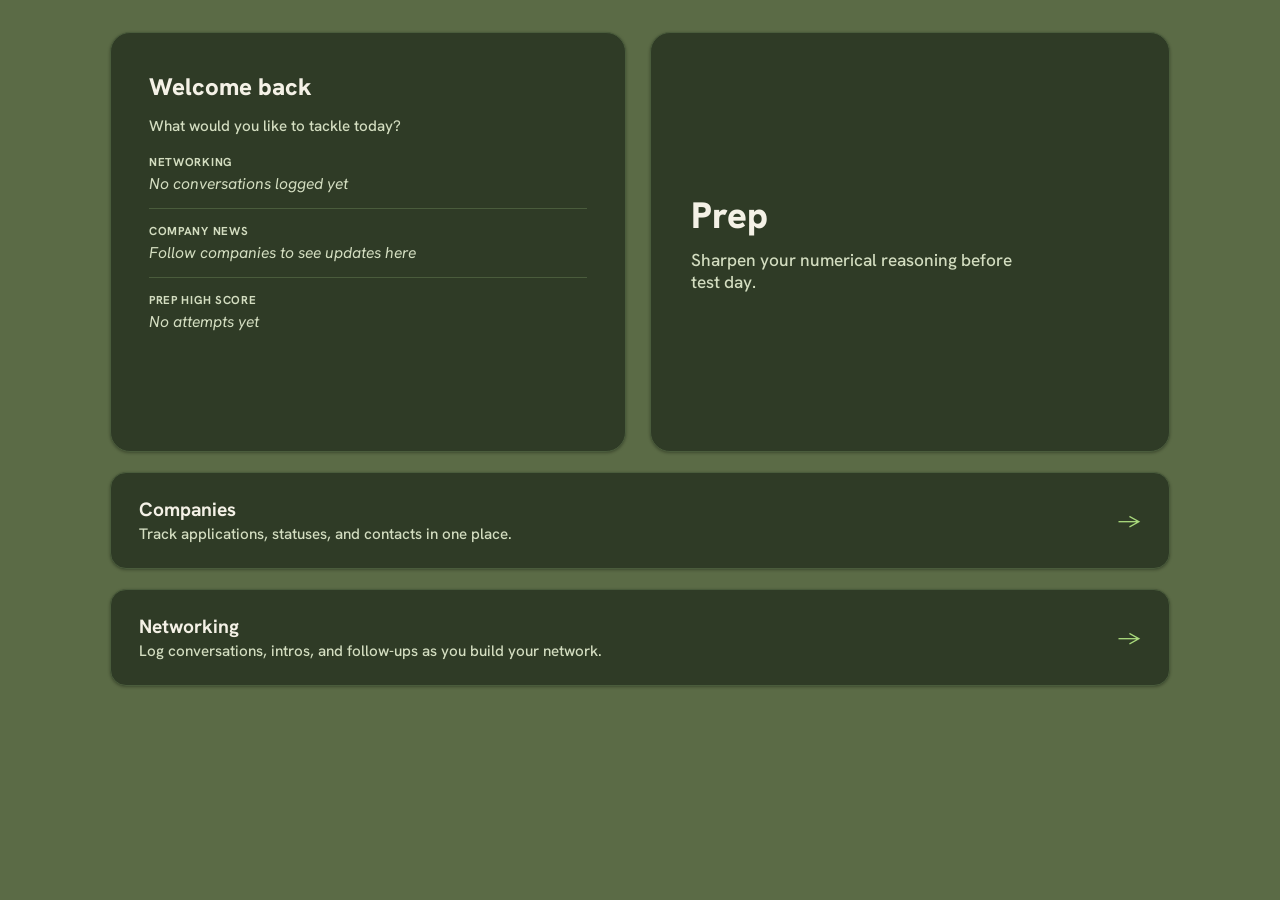
<file: index.html>
<!doctype html>
<html lang="en">
<head>
  <meta charset="UTF-8" />
  <meta name="viewport" content="width=device-width, initial-scale=1.0" />
  <title>Job Search Hub</title>
  <link rel="preconnect" href="https://fonts.googleapis.com" />
  <link rel="stylesheet" href="https://fonts.googleapis.com/css2?family=Hanken+Grotesk:wght@400;500;600;700;800&display=swap" />
  <link rel="stylesheet" href="menu.css" />
</head>
<body>
  <div class="menu-app">
    <div class="hub-wrap" id="hub-wrap">
      <div class="hub-top">
        <aside class="recent-data box-recent rise" data-box="recent" style="--rise-x: -32px; --rise-y: 18px; animation-delay: 0.05s;">
          <h2>Welcome back</h2>
          <p class="recent-intro">What would you like to tackle today?</p>
          <div class="recent-rows">
            <div class="recent-row">
              <span class="recent-label">Networking</span>
              <p class="recent-value recent-empty" id="recent-networking">No conversations logged yet</p>
            </div>
            <div class="recent-row">
              <span class="recent-label">Company news</span>
              <p class="recent-value recent-empty" id="recent-companies">Follow companies to see updates here</p>
            </div>
            <div class="recent-row">
              <span class="recent-label">Prep high score</span>
              <p class="recent-value recent-empty" id="recent-prep-score">No attempts yet</p>
            </div>
          </div>
        </aside>

        <a class="prep-hero box-prep rise" data-box="prep" href="prep.html" style="--rise-x: 32px; --rise-y: 18px; animation-delay: 0.12s;">
          <span class="prep-hero-title">Prep</span>
          <span class="prep-hero-hint">Sharpen your numerical reasoning before test day.</span>
        </a>
      </div>

      <a class="menu-row box-companies rise" data-box="companies" href="companies.html" style="--rise-y: 26px; animation-delay: 0.2s;">
        <span class="menu-row-text">
          <span class="menu-row-title">Companies</span>
          <span class="menu-row-desc">Track applications, statuses, and contacts in one place.</span>
        </span>
        <span class="menu-row-arrow" aria-hidden="true">&rarr;</span>
      </a>

      <a class="menu-row box-networking rise" data-box="networking" href="networking.html" style="--rise-y: 26px; animation-delay: 0.26s;">
        <span class="menu-row-text">
          <span class="menu-row-title">Networking</span>
          <span class="menu-row-desc">Log conversations, intros, and follow-ups as you build your network.</span>
        </span>
        <span class="menu-row-arrow" aria-hidden="true">&rarr;</span>
      </a>
    </div>
  </div>

  <script>
    "use strict";

    // Real "recent data" pulled from what the other pages already save
    // locally — not placeholder numbers.
    (function renderRecentData() {
      try {
        const raw = localStorage.getItem("numericalReasoningTrainerHistory");
        const history = raw ? JSON.parse(raw) : [];
        const scoreEl = document.getElementById("recent-prep-score");
        if (Array.isArray(history) && history.length > 0) {
          const best = history.reduce((max, h) => Math.max(max, h.score || 0), 0);
          scoreEl.textContent = `${best} / 10`;
          scoreEl.classList.remove("recent-empty");
          scoreEl.classList.add("mono");
        }
      } catch (e) {
        // localStorage unavailable — leave the empty-state copy in place.
      }

      try {
        const raw = localStorage.getItem("jobSearchFollowedCompanies");
        const companies = raw ? JSON.parse(raw) : [];
        const companiesEl = document.getElementById("recent-companies");
        if (Array.isArray(companies) && companies.length > 0) {
          const noun = companies.length === 1 ? "company" : "companies";
          companiesEl.textContent = `Following ${companies.length} ${noun}`;
          companiesEl.classList.remove("recent-empty");
        }
      } catch (e) {
        // localStorage unavailable — leave the empty-state copy in place.
      }
    })();

    // Hover accordion — the box under the cursor (or keyboard focus) grows
    // slightly; the other home-screen boxes shrink to match.
    (function wireHoverAccordion() {
      const hubWrap = document.getElementById("hub-wrap");
      if (!hubWrap) return;

      hubWrap.querySelectorAll("[data-box]").forEach((box) => {
        const activate = () => { hubWrap.dataset.hover = box.dataset.box; };
        const deactivate = () => { delete hubWrap.dataset.hover; };
        box.addEventListener("mouseenter", activate);
        box.addEventListener("mouseleave", deactivate);
        box.addEventListener("focus", activate);
        box.addEventListener("blur", deactivate);
      });
    })();

    // A finished "rise" entrance animation keeps its fill-forward transform
    // in the animation cascade layer, which would otherwise permanently
    // block the hover-accordion's transform: scale() on the same element.
    // Drop the class once the one-shot entrance animation ends.
    document.querySelectorAll(".rise").forEach((el) => {
      el.addEventListener("animationend", () => el.classList.remove("rise"), { once: true });
    });
  </script>
</body>
</html>
</file>
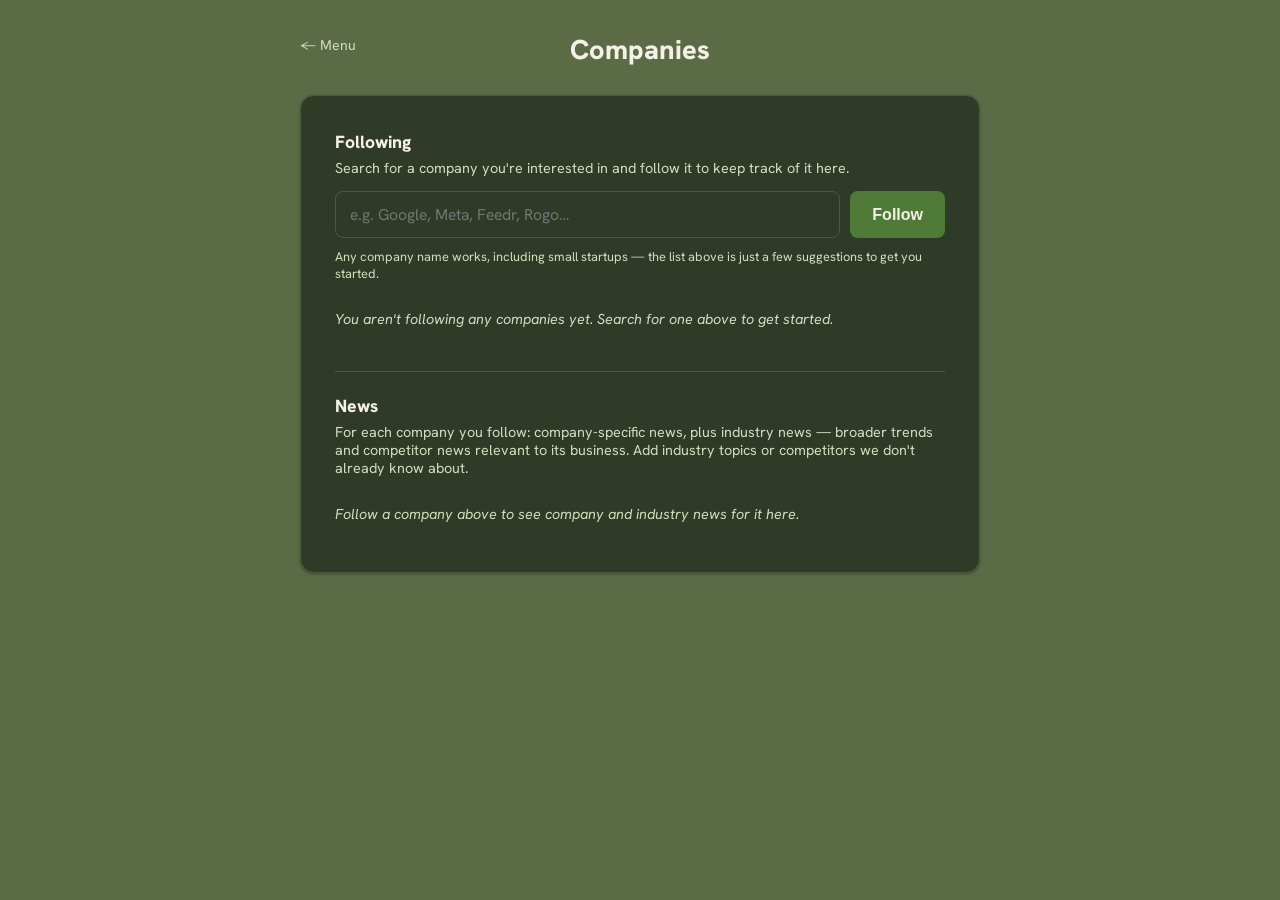
<file: companies.html>
<!doctype html>
<html lang="en">
<head>
  <meta charset="UTF-8" />
  <meta name="viewport" content="width=device-width, initial-scale=1.0" />
  <title>Companies</title>
  <link rel="preconnect" href="https://fonts.googleapis.com" />
  <link rel="stylesheet" href="https://fonts.googleapis.com/css2?family=Hanken+Grotesk:wght@400;500;600;700;800&display=swap" />
  <link rel="stylesheet" href="style.css" />
</head>
<body>
  <div class="app">
    <header class="app-header">
      <a class="back-link" href="index.html">&larr; Menu</a>
      <h1>Companies</h1>
    </header>
    <main>
      <section class="screen active">
        <div class="card">
          <!-- FOLLOWING SUBSECTION -->
          <section class="companies-subsection" aria-labelledby="following-heading">
            <h2 id="following-heading">Following</h2>
            <p class="subsection-desc">Search for a company you're interested in and follow it to keep track of it here.</p>
            <form id="follow-form" class="follow-form">
              <input
                id="company-search-input"
                class="company-search-input"
                type="text"
                list="company-suggestions"
                placeholder="e.g. Google, Meta, Feedr, Rogo&hellip;"
                autocomplete="off"
                aria-label="Search for a company to follow, big or small"
              />
              <datalist id="company-suggestions"></datalist>
              <button type="submit" class="btn primary">Follow</button>
            </form>
            <p class="subsection-hint">Any company name works, including small startups &mdash; the list above is just a few suggestions to get you started.</p>
            <div id="followed-companies-list" class="followed-companies-list"></div>
          </section>

          <!-- NEWS SUBSECTION -->
          <section class="companies-subsection" aria-labelledby="news-heading">
            <h2 id="news-heading">News</h2>
            <p class="subsection-desc">For each company you follow: company-specific news, plus industry news &mdash; broader trends and competitor news relevant to its business. Add industry topics or competitors we don't already know about.</p>
            <div id="companies-news-list" class="companies-news-list"></div>
          </section>
        </div>
      </section>
    </main>
  </div>

  <script src="companies.js"></script>
</body>
</html>
</file>
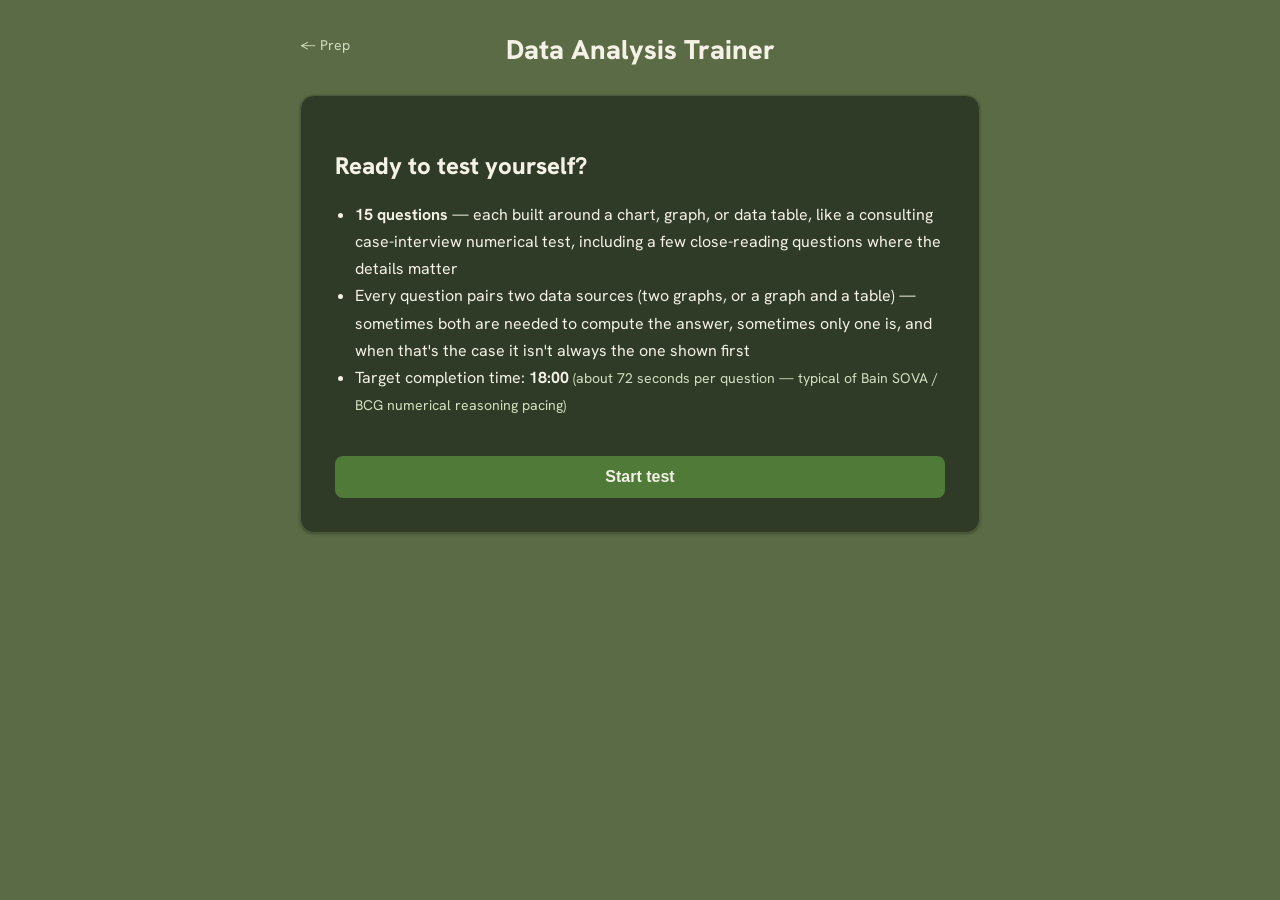
<file: data-analysis.html>
<!doctype html>
<html lang="en">
<head>
  <meta charset="UTF-8" />
  <meta name="viewport" content="width=device-width, initial-scale=1.0" />
  <title>Data Analysis Trainer</title>
  <link rel="preconnect" href="https://fonts.googleapis.com" />
  <link rel="stylesheet" href="https://fonts.googleapis.com/css2?family=Hanken+Grotesk:wght@400;500;600;700;800&display=swap" />
  <link rel="stylesheet" href="style.css" />
</head>
<body>
  <div class="app">
    <header class="app-header">
      <a class="back-link" href="prep.html">&larr; Prep</a>
      <h1>Data Analysis Trainer</h1>
    </header>

    <main>
      <!-- START SCREEN -->
      <section id="start-screen" class="screen active">
        <div class="card">
          <h2>Ready to test yourself?</h2>
          <ul class="info-list">
            <li><strong>15 questions</strong> &mdash; each built around a chart, graph, or data table, like a consulting case-interview numerical test, including a few close-reading questions where the details matter</li>
            <li>Every question pairs two data sources (two graphs, or a graph and a table) &mdash; sometimes both are needed to compute the answer, sometimes only one is, and when that's the case it isn't always the one shown first</li>
            <li>Target completion time: <strong id="target-time-display">18:00</strong> <span class="hint">(about 72 seconds per question &mdash; typical of Bain SOVA / BCG numerical reasoning pacing)</span></li>
          </ul>
          <button id="start-btn" class="btn primary">Start test</button>
        </div>
      </section>

      <!-- QUIZ SCREEN -->
      <section id="quiz-screen" class="screen">
        <div class="quiz-topbar">
          <div class="progress-wrap">
            <span id="question-counter">Question 1 of 15</span>
            <div class="progress-bar"><div id="progress-fill" class="progress-fill"></div></div>
          </div>
          <div id="timer" class="timer">18:00</div>
        </div>

        <div class="card">
          <div id="question-chart" class="chart-wrap"></div>
          <p id="question-prompt" class="prompt"></p>
          <div id="options" class="options"></div>
        </div>

        <div class="quiz-controls">
          <button id="next-btn" class="btn primary" disabled>Next question</button>
        </div>
      </section>

      <!-- RESULTS SCREEN -->
      <section id="results-screen" class="screen">
        <div class="card">
          <h2 id="results-headline">Results</h2>
          <div class="results-summary">
            <div class="stat">
              <span id="score-value" class="stat-value">0/15</span>
              <span class="stat-label">Correct</span>
            </div>
            <div class="stat">
              <span id="time-value" class="stat-value">0:00</span>
              <span class="stat-label">Time taken</span>
            </div>
            <div class="stat">
              <span id="target-value" class="stat-value">18:00</span>
              <span class="stat-label">Target time</span>
            </div>
          </div>
          <p id="pace-message" class="pace-message"></p>

          <h3>Your progress</h3>
          <p class="progress-caption">Score out of 15 across every attempt on this device.</p>
          <div id="progress-chart" class="progress-chart-wrap"></div>
          <details class="progress-table-details">
            <summary>Show as table</summary>
            <div id="progress-table-wrap"></div>
          </details>
          <button id="clear-history-btn" class="link-btn" type="button">Clear saved progress</button>

          <h3>Review</h3>
          <div id="review-list" class="review-list"></div>

          <button id="restart-btn" class="btn primary">Try 15 new questions</button>
        </div>
      </section>
    </main>
  </div>

  <script src="stats.js"></script>
  <script src="data-analysis.js"></script>
</body>
</html>
</file>
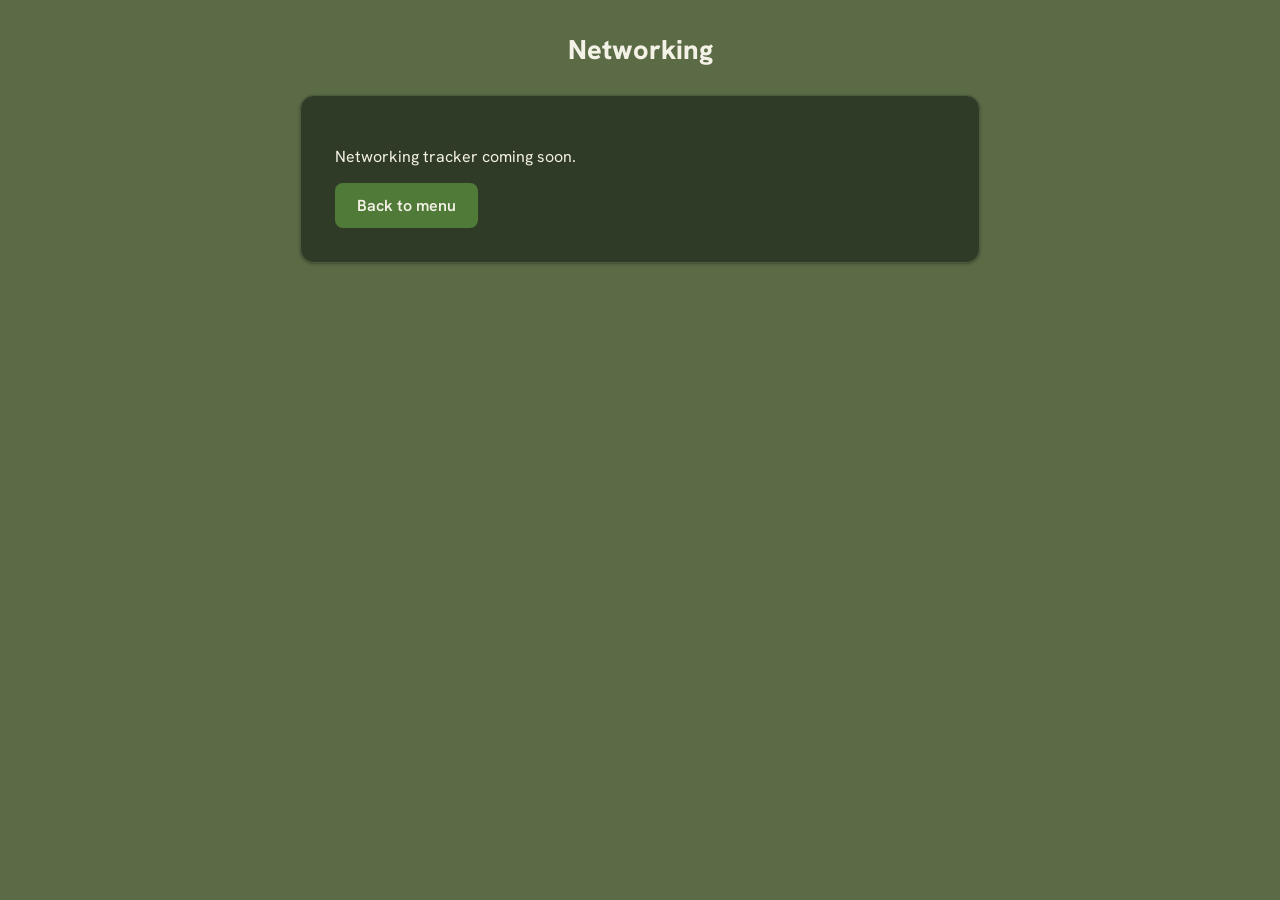
<file: networking.html>
<!doctype html>
<html lang="en">
<head>
  <meta charset="UTF-8" />
  <meta name="viewport" content="width=device-width, initial-scale=1.0" />
  <title>Networking</title>
  <link rel="preconnect" href="https://fonts.googleapis.com" />
  <link rel="stylesheet" href="https://fonts.googleapis.com/css2?family=Hanken+Grotesk:wght@400;500;600;700;800&display=swap" />
  <link rel="stylesheet" href="style.css" />
</head>
<body>
  <div class="app">
    <header class="app-header">
      <h1>Networking</h1>
    </header>
    <main>
      <section class="screen active">
        <div class="card">
          <p>Networking tracker coming soon.</p>
          <a class="btn primary" href="index.html" style="text-decoration:none; display:inline-block; text-align:center;">Back to menu</a>
        </div>
      </section>
    </main>
  </div>
</body>
</html>
</file>
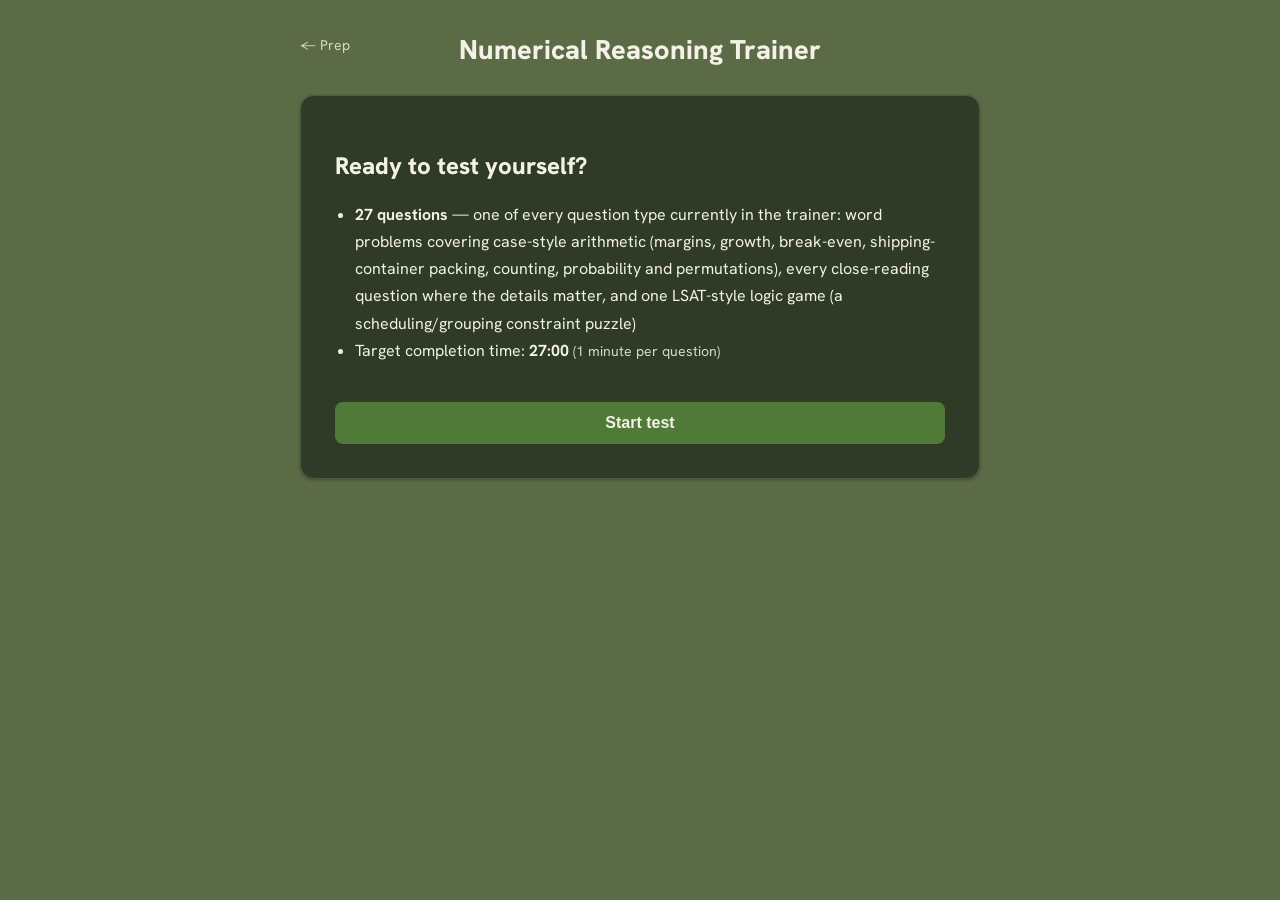
<file: numerical-reasoning.html>
<!doctype html>
<html lang="en">
<head>
  <meta charset="UTF-8" />
  <meta name="viewport" content="width=device-width, initial-scale=1.0" />
  <title>Numerical Reasoning Trainer</title>
  <link rel="preconnect" href="https://fonts.googleapis.com" />
  <link rel="stylesheet" href="https://fonts.googleapis.com/css2?family=Hanken+Grotesk:wght@400;500;600;700;800&display=swap" />
  <link rel="stylesheet" href="style.css" />
</head>
<body>
  <div class="app">
    <header class="app-header">
      <a class="back-link" href="prep.html">&larr; Prep</a>
      <h1>Numerical Reasoning Trainer</h1>
    </header>

    <main>
      <!-- START SCREEN -->
      <section id="start-screen" class="screen active">
        <div class="card">
          <h2>Ready to test yourself?</h2>
          <ul class="info-list">
            <li><strong>27 questions</strong> &mdash; one of every question type currently in the trainer: word problems covering case-style arithmetic (margins, growth, break-even, shipping-container packing, counting, probability and permutations), every close-reading question where the details matter, and one LSAT-style logic game (a scheduling/grouping constraint puzzle)</li>
            <li>Target completion time: <strong id="target-time-display">27:00</strong> <span class="hint">(1 minute per question)</span></li>
          </ul>
          <button id="start-btn" class="btn primary">Start test</button>
        </div>
      </section>

      <!-- QUIZ SCREEN -->
      <section id="quiz-screen" class="screen">
        <div class="quiz-topbar">
          <div class="progress-wrap">
            <span id="question-counter">Question 1 of 27</span>
            <div class="progress-bar"><div id="progress-fill" class="progress-fill"></div></div>
          </div>
          <div id="timer" class="timer">27:00</div>
        </div>

        <div class="card">
          <p id="question-prompt" class="prompt"></p>
          <div id="options" class="options"></div>
        </div>

        <div class="quiz-controls">
          <button id="next-btn" class="btn primary" disabled>Next question</button>
        </div>
      </section>

      <!-- RESULTS SCREEN -->
      <section id="results-screen" class="screen">
        <div class="card">
          <h2 id="results-headline">Results</h2>
          <div class="results-summary">
            <div class="stat">
              <span id="score-value" class="stat-value">0/27</span>
              <span class="stat-label">Correct</span>
            </div>
            <div class="stat">
              <span id="time-value" class="stat-value">0:00</span>
              <span class="stat-label">Time taken</span>
            </div>
            <div class="stat">
              <span id="target-value" class="stat-value">27:00</span>
              <span class="stat-label">Target time</span>
            </div>
          </div>
          <p id="pace-message" class="pace-message"></p>

          <h3>Your progress</h3>
          <p class="progress-caption">Score out of 27 across every attempt on this device.</p>
          <div id="progress-chart" class="progress-chart-wrap"></div>
          <details class="progress-table-details">
            <summary>Show as table</summary>
            <div id="progress-table-wrap"></div>
          </details>
          <button id="clear-history-btn" class="link-btn" type="button">Clear saved progress</button>

          <h3>Review</h3>
          <div id="review-list" class="review-list"></div>

          <button id="restart-btn" class="btn primary">Try 27 new questions</button>
        </div>
      </section>
    </main>
  </div>

  <script src="stats.js"></script>
  <script src="script.js"></script>
</body>
</html>
</file>
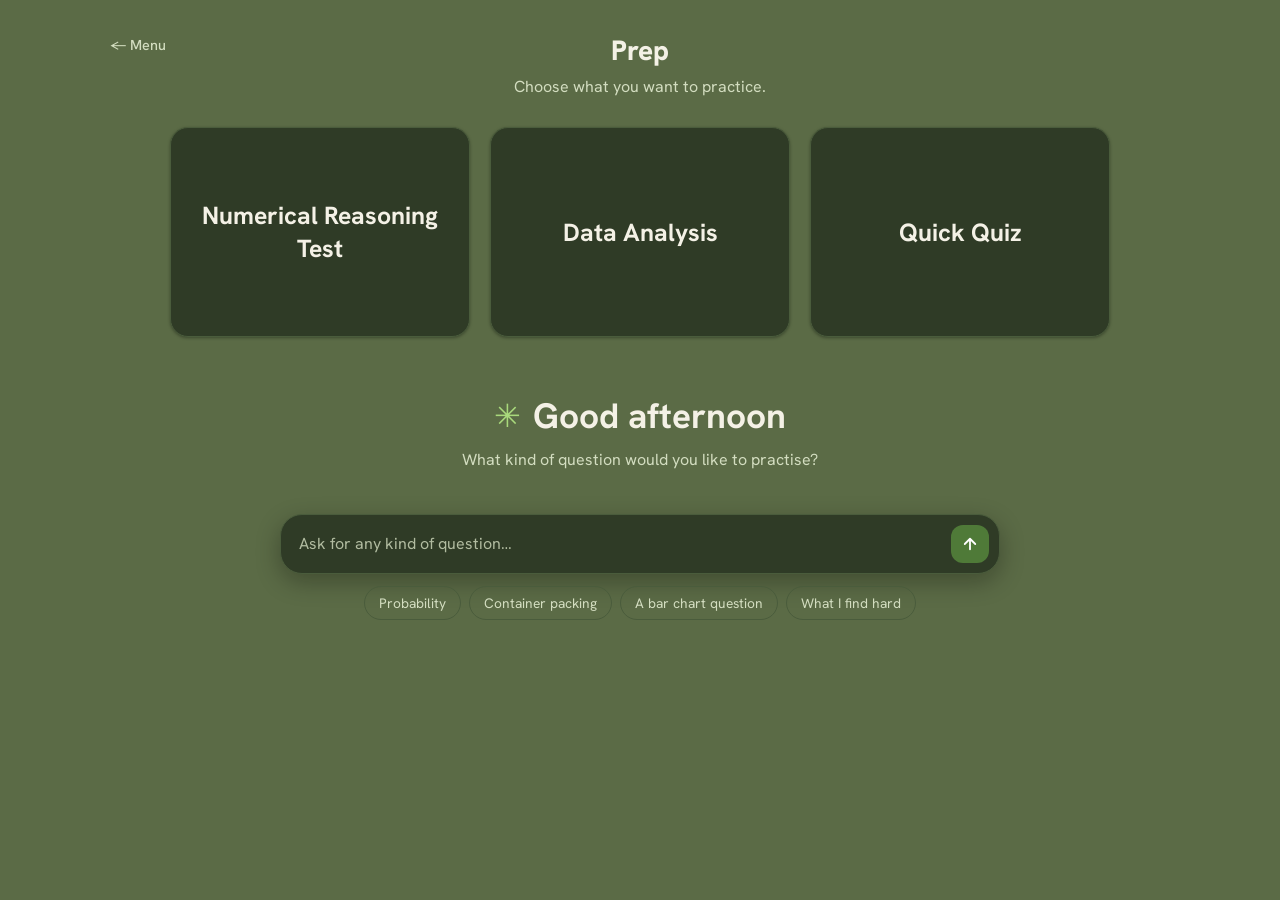
<file: prep.html>
<!doctype html>
<html lang="en">
<head>
  <meta charset="UTF-8" />
  <meta name="viewport" content="width=device-width, initial-scale=1.0" />
  <title>Prep</title>
  <link rel="preconnect" href="https://fonts.googleapis.com" />
  <link rel="stylesheet" href="https://fonts.googleapis.com/css2?family=Hanken+Grotesk:wght@400;500;600;700;800&display=swap" />
  <link rel="stylesheet" href="style.css" />
  <link rel="stylesheet" href="menu.css" />
</head>
<body data-question-bank-only>
  <div class="menu-app">
    <header class="menu-header">
      <a class="back-link" href="index.html">&larr; Menu</a>
      <h1>Prep</h1>
      <p class="menu-subtitle">Choose what you want to practice.</p>
    </header>

    <main class="menu-grid">
      <a href="numerical-reasoning.html" class="menu-box">
        <span class="menu-box-title">Numerical Reasoning Test</span>
      </a>
      <a href="data-analysis.html" class="menu-box">
        <span class="menu-box-title">Data Analysis</span>
      </a>
      <a href="quick-quiz.html" class="menu-box">
        <span class="menu-box-title">Quick Quiz</span>
      </a>
    </main>

    <section class="chat" aria-label="Ask for a question">
      <div class="chat-greeting">
        <span class="chat-mark" aria-hidden="true">✳</span>
        <h2 id="greeting-title" class="chat-greeting-title">Hello</h2>
      </div>
      <p id="greeting-sub" class="chat-greeting-sub"></p>

      <div id="chat-thread" class="chat-thread" aria-live="polite" hidden></div>

      <form id="chat-form" class="chat-form">
        <label for="chat-input" class="visually-hidden">Ask for a kind of question</label>
        <textarea id="chat-input" class="chat-input" rows="1" placeholder="Ask for any kind of question…"></textarea>
        <button type="submit" class="chat-send" aria-label="Send">
          <svg viewBox="0 0 24 24" width="18" height="18" aria-hidden="true"><path d="M12 19V5M5 12l7-7 7 7" fill="none" stroke="currentColor" stroke-width="2.4" stroke-linecap="round" stroke-linejoin="round"/></svg>
        </button>
      </form>
      <div id="starter-chips" class="chat-chips chat-starters">
        <button type="button" class="chat-chip">Probability</button>
        <button type="button" class="chat-chip">Container packing</button>
        <button type="button" class="chat-chip">A bar chart question</button>
        <button type="button" class="chat-chip">What I find hard</button>
      </div>
    </section>
  </div>

  <script src="stats.js"></script>
  <script src="script.js"></script>
  <script src="data-analysis.js"></script>
  <script src="prep-chat.js"></script>
</body>
</html>
</file>
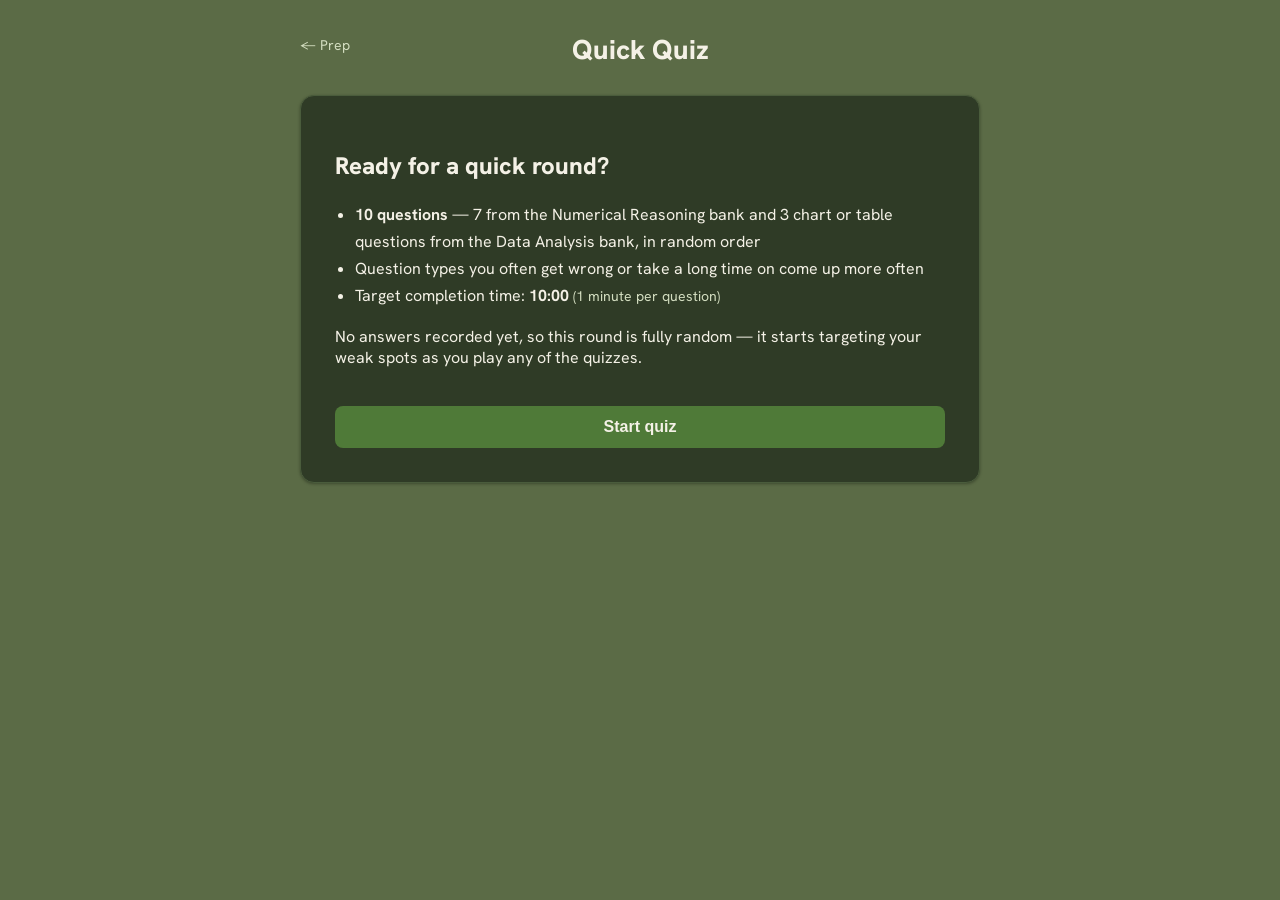
<file: quick-quiz.html>
<!doctype html>
<html lang="en">
<head>
  <meta charset="UTF-8" />
  <meta name="viewport" content="width=device-width, initial-scale=1.0" />
  <title>Quick Quiz</title>
  <link rel="preconnect" href="https://fonts.googleapis.com" />
  <link rel="stylesheet" href="https://fonts.googleapis.com/css2?family=Hanken+Grotesk:wght@400;500;600;700;800&display=swap" />
  <link rel="stylesheet" href="style.css" />
</head>
<body data-question-bank-only>
  <div class="app">
    <header class="app-header">
      <a class="back-link" href="prep.html">&larr; Prep</a>
      <h1>Quick Quiz</h1>
    </header>

    <main>
      <!-- START SCREEN -->
      <section id="start-screen" class="screen active">
        <div class="card">
          <h2>Ready for a quick round?</h2>
          <ul class="info-list">
            <li><strong>10 questions</strong> &mdash; 7 from the Numerical Reasoning bank and 3 chart or table questions from the Data Analysis bank, in random order</li>
            <li>Question types you often get wrong or take a long time on come up more often</li>
            <li>Target completion time: <strong>10:00</strong> <span class="hint">(1 minute per question)</span></li>
          </ul>
          <p id="stats-note" class="hint"></p>
          <button id="start-btn" class="btn primary">Start quiz</button>
        </div>
      </section>

      <!-- QUIZ SCREEN -->
      <section id="quiz-screen" class="screen">
        <div class="quiz-topbar">
          <div class="progress-wrap">
            <span id="question-counter">Question 1 of 10</span>
            <div class="progress-bar"><div id="progress-fill" class="progress-fill"></div></div>
          </div>
          <div id="timer" class="timer">10:00</div>
        </div>

        <div class="card">
          <div id="question-chart" class="chart-wrap" hidden></div>
          <p id="question-prompt" class="prompt"></p>
          <div id="options" class="options"></div>
        </div>

        <div class="quiz-controls">
          <button id="next-btn" class="btn primary" disabled>Next question</button>
        </div>
      </section>

      <!-- RESULTS SCREEN -->
      <section id="results-screen" class="screen">
        <div class="card">
          <h2 id="results-headline">Results</h2>
          <div class="results-summary">
            <div class="stat">
              <span id="score-value" class="stat-value">0/10</span>
              <span class="stat-label">Correct</span>
            </div>
            <div class="stat">
              <span id="time-value" class="stat-value">0:00</span>
              <span class="stat-label">Time taken</span>
            </div>
            <div class="stat">
              <span class="stat-value">10:00</span>
              <span class="stat-label">Target time</span>
            </div>
          </div>
          <p id="pace-message" class="pace-message"></p>

          <h3>Your weakest question types</h3>
          <p class="progress-caption">From every question answered in any of the three quizzes on this device.</p>
          <div id="focus-list"></div>
          <button id="clear-stats-btn" class="link-btn" type="button">Clear question-type stats</button>

          <h3>Review</h3>
          <div id="review-list" class="review-list"></div>

          <button id="restart-btn" class="btn primary">Try 10 new questions</button>
        </div>
      </section>
    </main>
  </div>

  <script src="stats.js"></script>
  <script src="script.js"></script>
  <script src="data-analysis.js"></script>
  <script src="quick-quiz.js"></script>
</body>
</html>
</file>
<file: menu.css>
:root {
  --bg: #5b6b46;
  --surface: #2f3b26;
  --text: #f4f1e6;
  --text-muted: #d3ddc0;
  --border: #4a5c3c;
  --accent: #a9d97c;
  --accent-fill: #4f7a38;
  --accent-hover: #3f6329;
  --tag-bg: #3c4f30;
}

* { box-sizing: border-box; }

body {
  margin: 0;
  font-family: "Hanken Grotesk", -apple-system, BlinkMacSystemFont, "Segoe UI", Roboto, Helvetica, Arial, sans-serif;
  background: var(--bg);
  color: var(--text);
  min-height: 100vh;
}

h1, h2 {
  font-weight: 800;
}

.menu-app {
  max-width: 1100px;
  margin: 0 auto;
  padding: 32px 20px 72px;
}

.menu-header {
  position: relative;
  text-align: center;
  margin-bottom: 30px;
}

.menu-header h1 {
  font-size: 1.75rem;
  margin: 0 0 8px;
}

.back-link {
  position: absolute;
  left: 0;
  top: 4px;
  color: var(--text-muted);
  font-size: 0.9rem;
  font-weight: 500;
  text-decoration: none;
}

.back-link:hover {
  color: var(--accent);
}

.menu-subtitle {
  text-align: center;
  color: var(--text-muted);
  margin: 0 0 28px;
}

/* ---------- load-in motion: static by default, animated only when motion is allowed ---------- */

.rise { opacity: 1; }

@media (prefers-reduced-motion: no-preference) {
  .rise {
    opacity: 0;
    transform: translate(var(--rise-x, 0), var(--rise-y, 24px));
    animation: rise-in 0.7s cubic-bezier(0.16, 1, 0.3, 1) both;
  }
}

@keyframes rise-in {
  from { opacity: 0; transform: translate(var(--rise-x, 0), var(--rise-y, 24px)); }
  to { opacity: 1; transform: translate(0, 0); }
}

/* ---------- submenu grid / boxes (used by prep.html) ---------- */

.menu-grid {
  display: flex;
  flex-wrap: wrap;
  justify-content: center;
  gap: 20px;
}

.menu-box {
  display: flex;
  flex-direction: column;
  align-items: center;
  justify-content: center;
  text-align: center;
  gap: 8px;
  flex: 1 1 240px;
  max-width: 300px;
  min-height: 210px;
  padding: 30px 24px;
  background: var(--surface);
  border: 1px solid var(--border);
  border-radius: 18px;
  box-shadow: 0 1px 3px rgba(8, 12, 6, 0.35);
  color: var(--text);
  text-decoration: none;
  cursor: pointer;
  transition: border-color 0.15s ease, background 0.15s ease, transform 0.15s ease, box-shadow 0.15s ease;
}

.menu-box:hover,
.menu-box:focus-visible {
  border-color: var(--accent);
  background: var(--tag-bg);
  box-shadow: 0 16px 32px rgba(5, 8, 4, 0.4);
}

@media (prefers-reduced-motion: no-preference) {
  .menu-box:hover, .menu-box:focus-visible { transform: translateY(-3px); }
}

.menu-box:focus-visible {
  outline: 2px solid var(--accent);
  outline-offset: 3px;
}

.menu-box-title {
  font-size: 1.55rem;
  font-weight: 700;
}

.menu-box-hint {
  font-size: 0.95rem;
  color: var(--text-muted);
}

.menu-grid-single .menu-box { flex-basis: 300px; }

@media (max-width: 480px) {
  .menu-box { flex-basis: 100%; max-width: 100%; }
}

/* ---------- home hub: recent data + prep hero + companies/networking rows ---------- */

.hub-wrap {
  display: flex;
  flex-direction: column;
  gap: 20px;
}

.hub-top {
  display: flex;
  align-items: flex-start;
  gap: 24px;
}

@media (max-width: 760px) {
  .hub-top { flex-direction: column; }
  .recent-data, .prep-hero { width: 100%; min-height: 260px; }
}

.recent-data {
  flex: 1 1 0;
  min-width: 0;
  min-height: 420px;
  display: flex;
  flex-direction: column;
  gap: 14px;
  background: var(--surface);
  border: 1px solid var(--border);
  border-radius: 20px;
  padding: 38px;
  box-shadow: 0 1px 3px rgba(8, 12, 6, 0.35);
  transition: border-color 0.15s ease, background 0.15s ease;
}

.recent-data:hover { border-color: var(--accent); }

.recent-data h2 { font-size: 1.5rem; margin: 0; }

.recent-intro {
  margin: 0;
  color: var(--text-muted);
  font-size: 0.95rem;
  font-weight: 500;
}

.recent-rows {
  display: flex;
  flex-direction: column;
  gap: 14px;
  margin-top: 4px;
}

.recent-row {
  display: flex;
  flex-direction: column;
  gap: 4px;
  padding-top: 14px;
  border-top: 1px solid var(--border);
}

.recent-row:first-of-type { padding-top: 0; border-top: none; }

.recent-label {
  font-size: 0.72rem;
  text-transform: uppercase;
  letter-spacing: 0.06em;
  color: var(--text-muted);
  font-weight: 700;
}

.recent-value {
  margin: 0;
  font-size: 0.98rem;
  color: var(--text);
  font-weight: 500;
}

.recent-value.mono {
  font-variant-numeric: tabular-nums;
  font-weight: 700;
  color: var(--accent);
  font-size: 1.15rem;
}

.recent-value.recent-empty {
  color: var(--text-muted);
  font-style: italic;
  font-weight: 400;
}

.prep-hero {
  flex: 1 1 0;
  min-width: 0;
  min-height: 420px;
  display: flex;
  flex-direction: column;
  align-items: flex-start;
  justify-content: center;
  gap: 10px;
  text-align: left;
  padding: 40px;
  background: var(--surface);
  border: 1px solid var(--border);
  border-radius: 20px;
  box-shadow: 0 1px 3px rgba(8, 12, 6, 0.35);
  color: var(--text);
  text-decoration: none;
  font: inherit;
  cursor: pointer;
  transition: border-color 0.15s ease, background 0.15s ease, transform 0.15s ease, box-shadow 0.15s ease;
}

.prep-hero:hover, .prep-hero:focus-visible {
  border-color: var(--accent);
  background: var(--tag-bg);
  box-shadow: 0 16px 32px rgba(5, 8, 4, 0.4);
}

.prep-hero:focus-visible { outline: 2px solid var(--accent); outline-offset: 3px; }

.prep-hero-title {
  font-weight: 800;
  font-size: 2.3rem;
}

.prep-hero-hint {
  color: var(--text-muted);
  font-size: 1.08rem;
  max-width: 34ch;
  font-weight: 500;
}

.menu-row {
  display: flex;
  align-items: center;
  justify-content: space-between;
  gap: 16px;
  padding: 24px 28px;
  background: var(--surface);
  border: 1px solid var(--border);
  border-radius: 16px;
  box-shadow: 0 1px 3px rgba(8, 12, 6, 0.35);
  color: var(--text);
  text-decoration: none;
  font: inherit;
  text-align: left;
  width: 100%;
  cursor: pointer;
  transition: border-color 0.15s ease, background 0.15s ease, transform 0.15s ease, box-shadow 0.15s ease;
}

.menu-row:hover, .menu-row:focus-visible {
  border-color: var(--accent);
  background: var(--tag-bg);
  box-shadow: 0 16px 32px rgba(5, 8, 4, 0.4);
}

.menu-row:focus-visible { outline: 2px solid var(--accent); outline-offset: 3px; }

.menu-row-text { display: flex; flex-direction: column; gap: 2px; }
.menu-row-title { font-weight: 700; font-size: 1.2rem; }
.menu-row-desc { color: var(--text-muted); font-size: 0.95rem; font-weight: 500; }

.menu-row-arrow {
  color: var(--accent);
  font-size: 1.3rem;
  flex-shrink: 0;
  transition: transform 0.15s ease;
}

@media (prefers-reduced-motion: no-preference) {
  .menu-row:hover .menu-row-arrow, .menu-row:focus-visible .menu-row-arrow { transform: translateX(4px); }
}

/* ---------- hover accordion: the box under the cursor grows, the rest shrink ---------- */

.hub-wrap [data-box] { position: relative; z-index: 1; }

@media (prefers-reduced-motion: no-preference) {
  .hub-wrap [data-box] { transition: transform 0.25s cubic-bezier(0.16, 1, 0.3, 1), border-color 0.15s ease, background 0.15s ease, box-shadow 0.15s ease; }

  .hub-wrap[data-hover="recent"] .box-recent,
  .hub-wrap[data-hover="prep"] .box-prep,
  .hub-wrap[data-hover="companies"] .box-companies,
  .hub-wrap[data-hover="networking"] .box-networking {
    transform: scale(1.045);
    z-index: 3;
  }

  .hub-wrap[data-hover="recent"] .box-prep,
  .hub-wrap[data-hover="recent"] .box-companies,
  .hub-wrap[data-hover="recent"] .box-networking,
  .hub-wrap[data-hover="prep"] .box-recent,
  .hub-wrap[data-hover="prep"] .box-companies,
  .hub-wrap[data-hover="prep"] .box-networking,
  .hub-wrap[data-hover="companies"] .box-recent,
  .hub-wrap[data-hover="companies"] .box-prep,
  .hub-wrap[data-hover="companies"] .box-networking,
  .hub-wrap[data-hover="networking"] .box-recent,
  .hub-wrap[data-hover="networking"] .box-prep,
  .hub-wrap[data-hover="networking"] .box-companies {
    transform: scale(0.965);
  }
}

/* ---------- Prep page: greeting + ask-for-a-question chat ---------- */

.chat {
  max-width: 720px;
  margin: 56px auto 0;
}

.chat-greeting {
  display: flex;
  align-items: center;
  justify-content: center;
  gap: 12px;
}

.chat-mark {
  color: var(--accent);
  font-size: 2rem;
  line-height: 1;
}

.chat-greeting-title {
  font-size: clamp(1.6rem, 5vw, 2.2rem);
  font-weight: 700;
  margin: 0;
  text-align: center;
}

.chat-greeting-sub {
  text-align: center;
  color: var(--text-muted);
  margin: 10px 0 24px;
}

.chat-thread {
  display: flex;
  flex-direction: column;
  gap: 18px;
  margin-bottom: 20px;
}

.chat-msg-user {
  align-self: flex-end;
  max-width: 85%;
}

.chat-bubble {
  margin: 0;
  padding: 10px 16px;
  background: var(--tag-bg);
  border: 1px solid var(--border);
  border-radius: 18px 18px 4px 18px;
  white-space: pre-wrap;
  overflow-wrap: anywhere;
}

.chat-msg-assistant {
  align-self: stretch;
}

.chat-text {
  margin: 0 0 10px;
}

.chat-question {
  background: var(--surface);
  border: 1px solid var(--border);
  border-radius: 16px;
  padding: 18px;
  margin-bottom: 12px;
}

.chat-question .prompt {
  white-space: pre-line;
}

.chat-tag {
  display: inline-block;
  margin: 0 0 10px;
  padding: 3px 10px;
  border-radius: 999px;
  background: var(--tag-bg);
  color: var(--accent);
  font-size: 0.78rem;
  font-weight: 600;
}

.chat-verdict {
  font-weight: 700;
  margin: 14px 0 0;
}

.chat-verdict.is-correct { color: var(--correct, var(--accent)); }
.chat-verdict.is-incorrect { color: var(--incorrect, #e0916f); }

.chat-thinking {
  display: inline-flex;
  gap: 5px;
  padding: 8px 0;
}

.chat-thinking span {
  width: 7px;
  height: 7px;
  border-radius: 50%;
  background: var(--text-muted);
  opacity: 0.5;
}

@media (prefers-reduced-motion: no-preference) {
  .chat-thinking span { animation: chat-blink 1s infinite ease-in-out; }
  .chat-thinking span:nth-child(2) { animation-delay: 0.15s; }
  .chat-thinking span:nth-child(3) { animation-delay: 0.3s; }
}

@keyframes chat-blink {
  0%, 100% { opacity: 0.3; transform: translateY(0); }
  50% { opacity: 1; transform: translateY(-3px); }
}

.chat-form {
  display: flex;
  align-items: flex-end;
  gap: 10px;
  padding: 10px 10px 10px 18px;
  background: var(--surface);
  border: 1px solid var(--border);
  border-radius: 22px;
  box-shadow: 0 8px 24px rgba(5, 8, 4, 0.3);
}

.chat-form:focus-within {
  border-color: var(--accent);
}

.chat-input {
  flex: 1;
  min-width: 0;
  resize: none;
  border: none;
  outline: none;
  background: transparent;
  color: var(--text);
  font: inherit;
  font-size: 1rem;
  line-height: 1.5;
  padding: 7px 0;
  max-height: 180px;
}

.chat-input::placeholder {
  color: var(--text-muted);
  opacity: 0.8;
}

.chat-send {
  flex: none;
  display: grid;
  place-items: center;
  width: 38px;
  height: 38px;
  border: none;
  border-radius: 12px;
  background: var(--accent-fill);
  color: #fff;
  cursor: pointer;
}

.chat-send:hover {
  background: var(--accent-hover);
}

.chat-chips {
  display: flex;
  flex-wrap: wrap;
  gap: 8px;
  margin-top: 12px;
}

.chat-starters {
  justify-content: center;
}

.chat-chip {
  padding: 7px 14px;
  border: 1px solid var(--border);
  border-radius: 999px;
  background: transparent;
  color: var(--text-muted);
  font: inherit;
  font-size: 0.86rem;
  cursor: pointer;
}

.chat-chip:hover,
.chat-chip:focus-visible {
  border-color: var(--accent);
  color: var(--text);
}

.visually-hidden {
  position: absolute;
  width: 1px;
  height: 1px;
  overflow: hidden;
  clip: rect(0 0 0 0);
  white-space: nowrap;
}
</file>
<file: style.css>
:root {
  --bg: #5b6b46;
  --surface: #2f3b26;
  --text: #f4f1e6;
  --text-muted: #d3ddc0;
  --border: #4a5c3c;
  --accent: #a9d97c;
  --accent-fill: #4f7a38;
  --accent-hover: #3f6329;
  --correct: #a9d97c;
  --correct-bg: #3a4f2f;
  --incorrect: #e0916f;
  --incorrect-bg: #4a3226;
  --tag-bg: #3c4f30;
  --tag-text: #a9d97c;
  --timer-warn: #e0916f;
  --correct-solid: #4f7a38;
  --incorrect-solid: #a8512e;
  --option-text: #ffffff;
  --series-1: #2a78d6;
  --series-2: #eb6834;
  --series-3: #1baf7a;
  --series-4: #eda100;
  --series-5: #e87ba4;
}

* { box-sizing: border-box; }

body {
  margin: 0;
  font-family: "Hanken Grotesk", -apple-system, BlinkMacSystemFont, "Segoe UI", Roboto, Helvetica, Arial, sans-serif;
  background: var(--bg);
  color: var(--text);
  min-height: 100vh;
}

.app {
  max-width: 720px;
  margin: 0 auto;
  padding: 32px 20px 64px;
}

h1, h2, h3 {
  font-weight: 800;
}

.app-header {
  text-align: center;
  margin-bottom: 28px;
  position: relative;
}

.back-link {
  position: absolute;
  left: 0;
  top: 4px;
  color: var(--text-muted);
  font-size: 0.88rem;
  text-decoration: none;
}

.back-link:hover {
  color: var(--accent);
}

.app-header h1 {
  font-size: 1.7rem;
  margin: 0;
}

.screen { display: none; }
.screen.active { display: block; }

.card {
  background: var(--surface);
  border: 1px solid var(--border);
  border-radius: 14px;
  padding: 34px;
  box-shadow: 0 1px 3px rgba(8, 12, 6, 0.35);
}

.info-list {
  padding-left: 20px;
  line-height: 1.7;
  color: var(--text);
}

.info-list .hint {
  color: var(--text-muted);
  font-size: 0.88rem;
}

.btn {
  display: inline-block;
  border: none;
  border-radius: 8px;
  padding: 12px 22px;
  font-size: 1rem;
  font-weight: 600;
  cursor: pointer;
  transition: background 0.15s ease, opacity 0.15s ease;
}

.btn.primary {
  background: var(--accent-fill);
  color: var(--text);
}

.btn.primary:hover:not(:disabled) {
  background: var(--accent-hover);
}

.btn:disabled {
  opacity: 0.45;
  cursor: not-allowed;
}

#start-btn, #restart-btn {
  margin-top: 22px;
  width: 100%;
}

.quiz-topbar {
  display: flex;
  align-items: center;
  gap: 16px;
  margin-bottom: 16px;
}

.progress-wrap {
  flex: 1;
}

#question-counter {
  font-size: 0.85rem;
  color: var(--text-muted);
  display: block;
  margin-bottom: 6px;
}

.progress-bar {
  height: 6px;
  background: var(--border);
  border-radius: 999px;
  overflow: hidden;
}

.progress-fill {
  height: 100%;
  width: 10%;
  background: var(--accent);
  transition: width 0.2s ease;
}

.timer {
  font-variant-numeric: tabular-nums;
  font-weight: 700;
  font-size: 1.1rem;
  padding: 8px 14px;
  border-radius: 8px;
  background: var(--tag-bg);
  color: var(--accent);
  min-width: 68px;
  text-align: center;
}

.timer.warn {
  background: var(--incorrect-bg);
  color: var(--timer-warn);
}

.prompt {
  font-size: 1.14rem;
  line-height: 1.6;
  margin: 0 0 22px;
  white-space: pre-line;
}

.options {
  display: flex;
  flex-direction: column;
  gap: 14px;
}

.option {
  text-align: left;
  padding: 20px 22px;
  border: 1px solid var(--border);
  border-radius: 12px;
  background: var(--surface);
  color: var(--option-text);
  cursor: pointer;
  font-size: 1.08rem;
  font-weight: 500;
  transition: border-color 0.15s ease, background 0.15s ease;
}

.option:hover:not(:disabled) {
  border-color: var(--accent);
}

.option.selected {
  border-color: var(--accent);
  background: var(--tag-bg);
  color: var(--option-text);
}

.option.correct {
  border-color: var(--correct-solid);
  background: var(--correct-solid);
  color: var(--option-text);
  font-weight: 700;
}

.option.incorrect {
  border-color: var(--incorrect-solid);
  background: var(--incorrect-solid);
  color: var(--option-text);
  font-weight: 700;
}

.option:disabled {
  cursor: default;
}

.quiz-controls {
  margin-top: 20px;
  display: flex;
  justify-content: flex-end;
}

.results-summary {
  display: flex;
  gap: 16px;
  margin: 20px 0;
}

.stat {
  flex: 1;
  text-align: center;
  background: var(--tag-bg);
  border-radius: 10px;
  padding: 16px 8px;
}

.stat-value {
  display: block;
  font-size: 1.4rem;
  font-weight: 700;
  color: var(--accent);
}

.stat-label {
  font-size: 0.78rem;
  color: var(--text-muted);
  text-transform: uppercase;
  letter-spacing: 0.03em;
}

.pace-message {
  text-align: center;
  color: var(--text-muted);
  margin-bottom: 8px;
}

#results-screen h3 {
  font-size: 1rem;
  margin: 22px 0 4px;
  border-top: 1px solid var(--border);
  padding-top: 18px;
}

.progress-caption {
  color: var(--text-muted);
  font-size: 0.88rem;
  margin: 0 0 14px;
}

.progress-chart-wrap {
  position: relative;
  margin-bottom: 10px;
}

.progress-svg {
  display: block;
  width: 100%;
  height: auto;
}

.progress-gridline {
  stroke: var(--border);
  stroke-width: 1;
}

.progress-axis-label {
  fill: var(--text-muted);
  font-size: 9px;
}

.progress-line {
  stroke: var(--accent);
  stroke-width: 2;
  stroke-linecap: round;
  stroke-linejoin: round;
}

.progress-marker {
  fill: var(--accent);
  stroke: var(--surface);
  stroke-width: 2;
}

.progress-hit {
  fill: transparent;
  cursor: pointer;
}

.progress-hit:focus-visible {
  outline: 2px solid var(--accent);
  outline-offset: 2px;
}

.progress-crosshair {
  stroke: var(--border);
  stroke-width: 1;
}

.progress-tooltip {
  position: absolute;
  pointer-events: none;
  transform: translate(-50%, -120%);
  background: var(--surface);
  border: 1px solid var(--border);
  border-radius: 6px;
  padding: 6px 10px;
  box-shadow: 0 6px 16px rgba(5, 8, 4, 0.4);
  white-space: nowrap;
}

@media (prefers-reduced-motion: no-preference) {
  .progress-tooltip,
  .progress-crosshair {
    transition: opacity 0.1s ease;
  }
}

.progress-tooltip-value {
  font-weight: 700;
  color: var(--accent);
  font-size: 0.9rem;
}

.progress-tooltip-sub {
  color: var(--text-muted);
  font-size: 0.76rem;
}

.progress-empty {
  color: var(--text-muted);
  font-size: 0.9rem;
  font-style: italic;
}

.progress-table-details {
  margin-bottom: 14px;
}

.progress-table-details summary {
  cursor: pointer;
  color: var(--accent);
  font-size: 0.88rem;
  font-weight: 600;
}

.progress-table {
  width: 100%;
  border-collapse: collapse;
  margin-top: 10px;
  font-size: 0.85rem;
}

.progress-table th,
.progress-table td {
  text-align: left;
  padding: 6px 10px;
  border-bottom: 1px solid var(--border);
  font-variant-numeric: tabular-nums;
}

.progress-table th {
  color: var(--text-muted);
  font-weight: 600;
  font-size: 0.75rem;
  text-transform: uppercase;
  letter-spacing: 0.03em;
}

.link-btn {
  display: inline-block;
  background: none;
  border: none;
  color: var(--text-muted);
  font-size: 0.82rem;
  text-decoration: underline;
  cursor: pointer;
  padding: 0;
  margin-bottom: 8px;
}

.link-btn:hover {
  color: var(--incorrect);
}

.review-list {
  display: flex;
  flex-direction: column;
  gap: 12px;
  margin-bottom: 8px;
}

.review-item {
  border: 1px solid var(--border);
  border-radius: 10px;
  padding: 14px 16px;
}

.review-item.correct { border-left: 4px solid var(--correct); }
.review-item.incorrect { border-left: 4px solid var(--incorrect); }
.review-item.unanswered { border-left: 4px solid var(--text-muted); }

.review-q {
  font-weight: 600;
  margin: 0 0 6px;
  white-space: pre-line;
}

.review-answer {
  font-size: 0.92rem;
  margin: 2px 0;
}

.review-explain {
  font-size: 0.88rem;
  color: var(--text-muted);
  margin: 6px 0 0;
}

/* ---------- data analysis: question charts & tables ---------- */

.chart-wrap {
  margin: 0 0 20px;
}

.chart-svg {
  display: block;
  width: 100%;
  height: auto;
}

.chart-gridline {
  stroke: var(--border);
  stroke-width: 1;
}

.chart-baseline {
  stroke: var(--text-muted);
  stroke-width: 1;
}

.chart-axis-label {
  fill: var(--text-muted);
  font-size: 10px;
}

.chart-value-label {
  fill: var(--text);
  font-size: 11px;
  font-weight: 600;
  text-anchor: middle;
}

.chart-marker {
  stroke: var(--surface);
  stroke-width: 2;
}

.chart-title {
  font-size: 0.92rem;
  font-weight: 700;
  margin: 0 0 8px;
}

.chart-legend {
  display: flex;
  flex-wrap: wrap;
  gap: 6px 16px;
  margin-top: 6px;
  font-size: 0.82rem;
  color: var(--text-muted);
}

.chart-legend-item {
  display: flex;
  align-items: center;
  gap: 6px;
}

.chart-legend-swatch {
  width: 10px;
  height: 10px;
  border-radius: 3px;
  display: inline-block;
  flex-shrink: 0;
}

.data-table-wrap {
  overflow-x: auto;
  margin-bottom: 4px;
}

.data-table {
  width: 100%;
  border-collapse: collapse;
  font-size: 0.88rem;
}

.data-table th,
.data-table td {
  text-align: right;
  padding: 8px 10px;
  border-bottom: 1px solid var(--border);
  font-variant-numeric: tabular-nums;
  white-space: nowrap;
}

.data-table th:first-child,
.data-table td:first-child {
  text-align: left;
  white-space: normal;
}

.data-table th {
  color: var(--text-muted);
  font-weight: 600;
  font-size: 0.75rem;
  text-transform: uppercase;
  letter-spacing: 0.03em;
}

.review-chart-wrap {
  margin: 8px 0 10px;
}

.chart-panel + .chart-panel {
  margin-top: 26px;
  padding-top: 22px;
  border-top: 1px dashed var(--border);
}

/* ---------- companies: following & news subsections ---------- */

.companies-subsection + .companies-subsection {
  margin-top: 28px;
  border-top: 1px solid var(--border);
  padding-top: 22px;
}

.companies-subsection h2 {
  margin: 0 0 6px;
  font-size: 1.1rem;
}

.subsection-desc {
  color: var(--text-muted);
  font-size: 0.9rem;
  margin: 0 0 14px;
}

.follow-form {
  display: flex;
  gap: 10px;
  margin-bottom: 10px;
}

.subsection-hint {
  color: var(--text-muted);
  font-size: 0.8rem;
  margin: 0 0 14px;
}

.company-search-input {
  flex: 1;
  padding: 12px 14px;
  border: 1px solid var(--border);
  border-radius: 8px;
  font-size: 0.98rem;
  font-family: inherit;
  color: var(--text);
  background: var(--surface);
}

.company-search-input:focus {
  outline: none;
  border-color: var(--accent);
}

.follow-form .btn {
  flex-shrink: 0;
}

.followed-companies-list {
  display: flex;
  flex-wrap: wrap;
  gap: 8px;
}

.company-chip {
  display: flex;
  align-items: center;
  gap: 6px;
  background: var(--tag-bg);
  color: var(--tag-text);
  border-radius: 999px;
  padding: 8px 8px 8px 14px;
  font-size: 0.9rem;
  font-weight: 600;
}

.company-chip-remove {
  border: none;
  background: none;
  color: var(--tag-text);
  font-size: 1.1rem;
  line-height: 1;
  cursor: pointer;
  padding: 2px 6px;
  border-radius: 50%;
  opacity: 0.7;
}

.company-chip-remove:hover {
  opacity: 1;
  background: rgba(169, 217, 124, 0.18);
}

.companies-news-list {
  display: flex;
  flex-direction: column;
  gap: 14px;
}

.company-news-card {
  border: 1px solid var(--border);
  border-radius: 10px;
  padding: 14px 16px;
}

.company-news-heading {
  font-weight: 700;
  margin-bottom: 10px;
}

.news-group {
  margin-top: 12px;
  padding-top: 12px;
  border-top: 1px solid var(--border);
}

.news-group:first-of-type {
  margin-top: 0;
  padding-top: 0;
  border-top: none;
}

.news-group-label {
  display: block;
  font-size: 0.76rem;
  font-weight: 600;
  color: var(--text-muted);
  text-transform: uppercase;
  letter-spacing: 0.03em;
  margin-bottom: 8px;
}

.article-list {
  list-style: none;
  margin: 0;
  padding: 0;
  display: flex;
  flex-direction: column;
  gap: 6px;
}

.article-item {
  display: flex;
  flex-wrap: wrap;
  align-items: baseline;
  gap: 6px;
  font-size: 0.9rem;
}

a.article-link {
  color: var(--accent);
  text-decoration: none;
}

a.article-link:hover {
  text-decoration: underline;
}

.article-source {
  color: var(--text-muted);
  font-size: 0.78rem;
}

.articles-loading,
.articles-empty {
  color: var(--text-muted);
  font-size: 0.86rem;
  font-style: italic;
  margin: 0 0 6px;
}

a.news-search-fallback {
  color: var(--accent);
  font-size: 0.88rem;
  font-weight: 600;
  text-decoration: none;
}

a.news-search-fallback:hover {
  text-decoration: underline;
}

.industry-topic {
  margin-bottom: 14px;
}

.industry-topic-header {
  display: flex;
  align-items: center;
  gap: 6px;
  margin-bottom: 6px;
}

.industry-topic-label {
  font-size: 0.86rem;
  font-weight: 600;
  color: var(--tag-text);
  background: var(--tag-bg);
  border-radius: 999px;
  padding: 4px 10px;
}

.industry-add-row {
  display: flex;
  flex-direction: column;
  gap: 8px;
  margin-top: 10px;
}

.competitor-chip-remove {
  border: none;
  background: none;
  color: var(--tag-text);
  font-size: 1rem;
  line-height: 1;
  cursor: pointer;
  padding: 2px 6px;
  border-radius: 50%;
  opacity: 0.7;
}

.competitor-chip-remove:hover {
  opacity: 1;
  background: rgba(169, 217, 124, 0.18);
}

.add-competitor-form {
  display: flex;
  gap: 8px;
  align-items: center;
}

.add-competitor-input {
  flex: 1;
  padding: 8px 10px;
  border: 1px solid var(--border);
  border-radius: 8px;
  font-size: 0.86rem;
  font-family: inherit;
  color: var(--text);
  background: var(--surface);
}

.add-competitor-input:focus {
  outline: none;
  border-color: var(--accent);
}

.add-competitor-form .link-btn {
  flex-shrink: 0;
  margin-bottom: 0;
  white-space: nowrap;
}

.companies-empty {
  color: var(--text-muted);
  font-size: 0.9rem;
  font-style: italic;
}

@media (max-width: 480px) {
  .card { padding: 20px; }
  .results-summary { flex-direction: column; }
  .follow-form { flex-direction: column; }
  .article-item { flex-direction: column; align-items: flex-start; gap: 0; }
  .add-competitor-form { flex-direction: column; align-items: stretch; }
}
</file>
